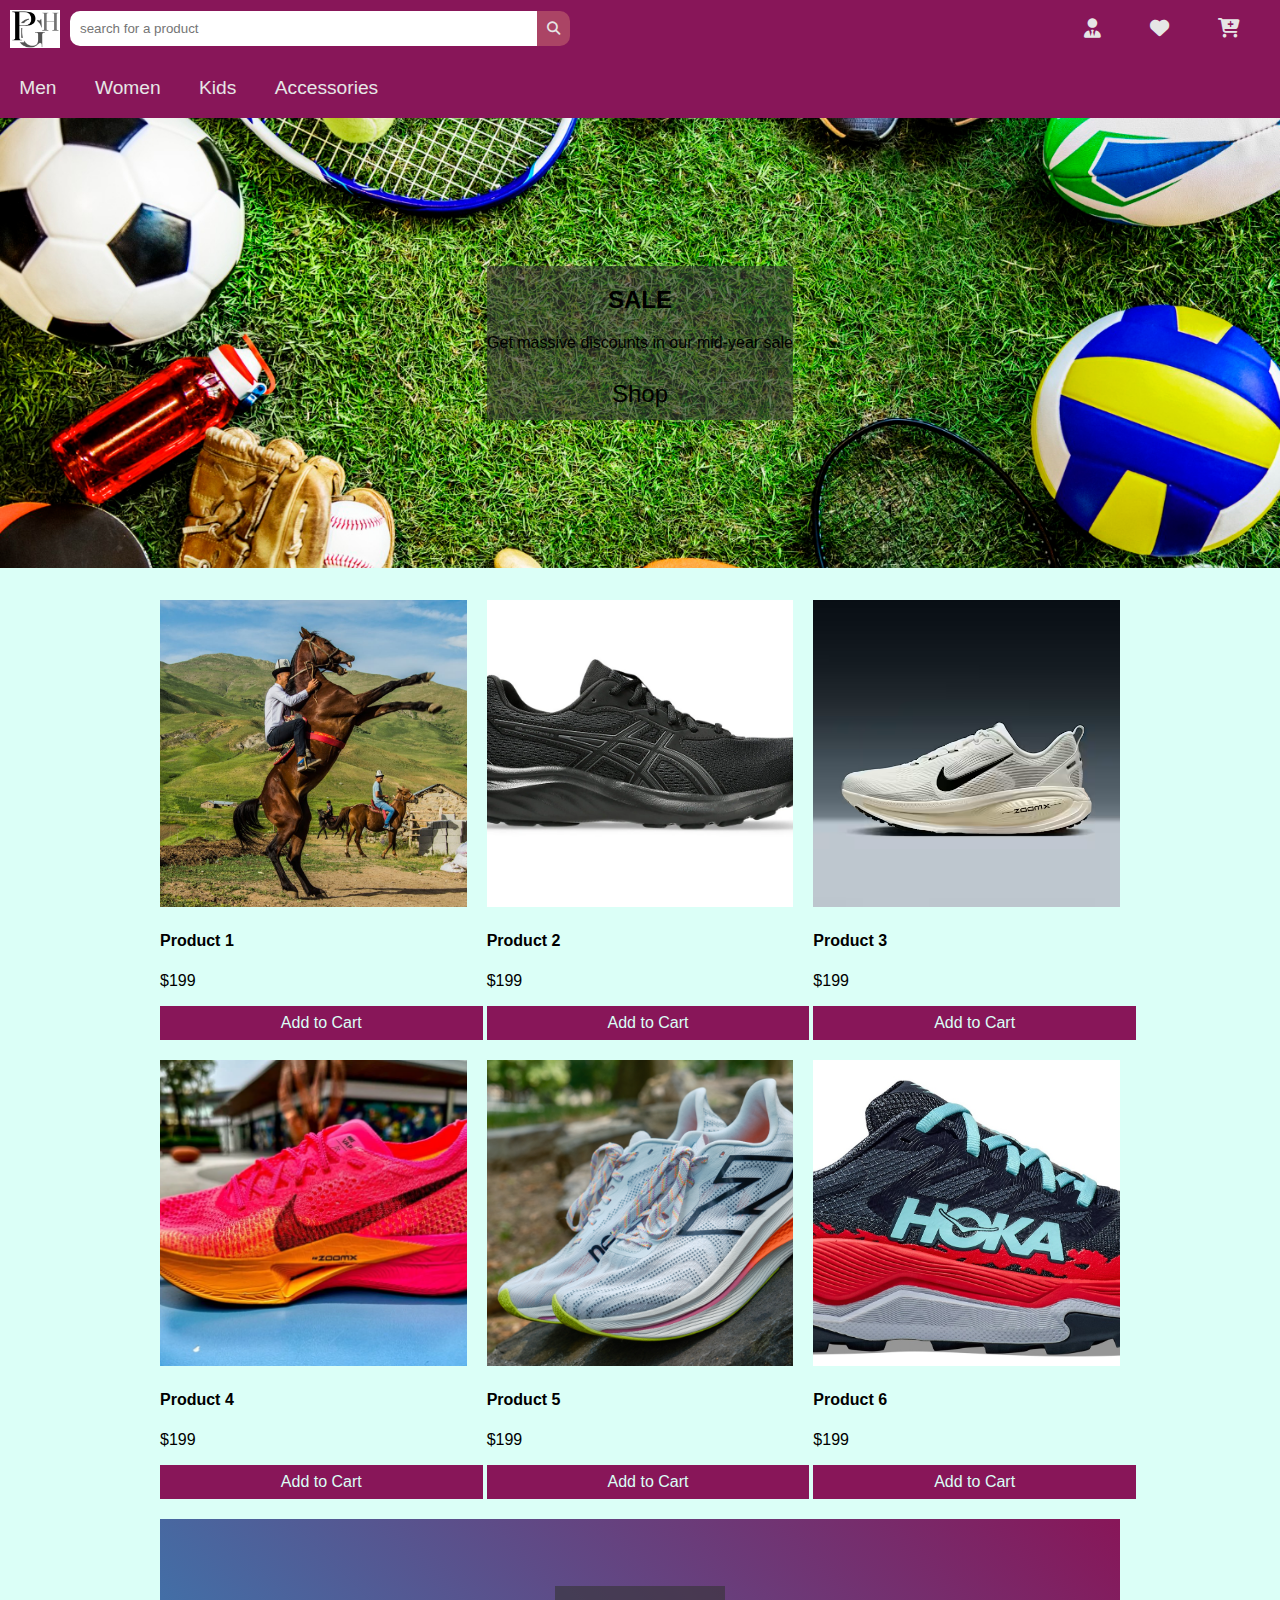
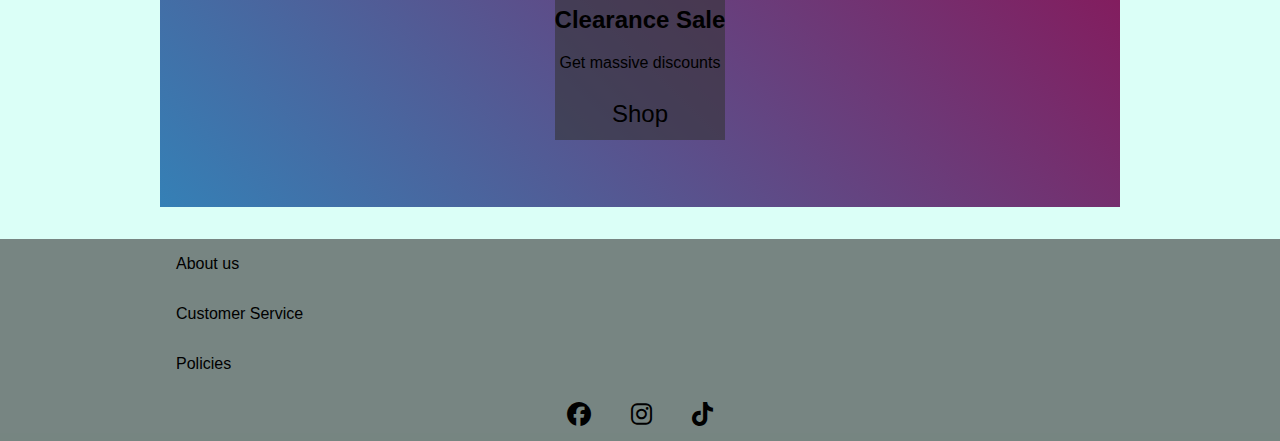
<file: index.html>
<!DOCTYPE html>
<html lang="en">
    <head>
       
        <title>ProGear Hub</title>
        <link rel="icon" href="website-pics/strong.png">
        
        <meta name="viewport" content="width=device-width,initial-scale=1">
        <meta charset="utf-8">
    
        <link rel="stylesheet" href="styles.css">
        <link rel="stylesheet" href="desktop.css">
        <script src="main.js"></script>



        <link rel="icon" href="website-pics/S.png">  
        
        <link rel="preconnect" href="https://fonts.googleapis.com">   
        <link rel="preconnect" href="https://fonts.gstatic.com" crossorigin>
        <link href="https://fonts.googleapis.com/css2?family=Press+Start+2P&display=swap" rel="stylesheet">
        <link rel="stylesheet" href="https://cdnjs.cloudflare.com/ajax/libs/font-awesome/6.7.2/css/all.min.css" integrity="sha512-Evv84Mr4kqVGRNSgIGL/F/aIDqQb7xQ2vcrdIwxfjThSH8CSR7PBEakCr51Ck+w+/U6swU2Im1vVX0SVk9ABhg==" crossorigin="anonymous" referrerpolicy="no-referrer" />



    </head>
    <body>
         <header class = "header">                     
            <button class="nav-button">                
                <i class="fa-solid fa-bars"></i>
            </button>


            <a href="index.html"> 
                <img src="website-pics/S.png" class="logo">
            </a>

            <form id="search-form">
                <input type="search" name="query" placeholder="search for a product">  
                <button type="submit">
                    <i class="fa-solid fa-magnifying-glass"></i>
                </button>
            </form>
            
            <nav class="right-nav">    
                       
                <a href="account.html">
                    <i class="fa-solid fa-user-tie"></i>
                    <span class="sr-only">User Account</span>
                </a>

            <a href="wishlist.html">
                <i class="fa-solid fa-heart"></i>
                <span class="sr-only">User Wishlist</span>
            </a> 
            <a href="cart.html">
                <i class="fa-solid fa-cart-plus"></i>
                <span class="sr-only">Shopping Cart</span>
            </a>
                
            </nav>


            <nav class="product-nav">
                <a href="men.html">Men</a>
                <a href="women.html">Women</a>
                <a href="kids.html">Kids</a>
                <a href="accessories.html">Accessories</a>
            </nav>
        </header>


        <div class="home-banner">
            <div class="banner-text">
                <h2>SALE</h2>
                <P>Get massive discounts in our mid-year sale</P>
                <a href="sale.html">Shop</a>
            </div>
        </div>
      
        
        <main class="container">
            <div class="card">
                <img src="products/pexels-1.jpg" alt="Nike Dunk Low Retro 'Panda'">
                <div class="cart-content">
                    <h4 class="card-title">Product 1</h4>
                    <p class="price">199</p>
                    <a href="#" class="card-button">
                        Add to Cart
                    </a>
                </div>
            </div>

            <div class="card">
                <img src="products/pexels-2.jpg" alt="ASICS Men's Patriot 13 Running Shoes Black">
                <div class="cart-content">
                    <h4 class="card-title">Product 2</h4>
                    <p class="price">199</p>
                    <a href="#" class="card-button">
                        Add to Cart
                    </a>
                </div>
            </div>


            <div class="card">
                <img src="products/pexels-3.jpg" alt="Nike Vomero 18 Men's Road Running Shoes - Summit White/Coconut Milk/Coconut Milk/Black">
                <div class="cart-content">
                    <h4 class="card-title">Product 3</h4>
                    <p class="price">199</p>
                    <a href="#" class="card-button">
                        Add to Cart
                    </a>
                </div>
            </div>

            <div class="card">
                <img src="products/pexels-4.jpg" alt="Nike ZoomX Vaporfly Next">
                <div class="cart-content">
                    <h4 class="card-title">Product 4</h4>
                    <p class="price">199</p>
                    <a href="#" class="card-button">
                        Add to Cart
                    </a>
                </div>
            </div>

            <div class="card">
                <img src="products/pexels-5.jpg" alt="The New Balance FuelCell SuperComp Trainer v2 sits sideways on a slab of concrete.">
                <div class="cart-content">
                    <h4 class="card-title">Product 5</h4>
                    <p class="price">199</p>
                    <a href="#" class="card-button">
                        Add to Cart
                    </a>
                </div>
            </div>

            <div class="card">
                <img src="products/pexels-6.jpg" alt="HOKA Torrent 4 Trail Running Shoes">
                <div class="cart-content">
                    <h4 class="card-title">Product 6</h4>
                    <p class="price">199</p>
                    <a href="#" class="card-button">
                        Add to Cart
                    </a>
                </div>
            </div>

            <div class="bottom-banner">
                <div class="banner-text">
                    <h2>Clearance Sale</h2>
                    <P>Get massive discounts</P>
                    <a href="clearance.html">Shop</a>
                </div>
            </div>

        </main>
        <footer class="main-footer">
            <nav class="footer-nav">
                <a href="about.html">About us</a>
                <a href="customer.html">Customer Service</a>
                <a href="policies.html">Policies</a>    
            </nav>
            <nav class="social-nav">
                <a href="https://www.facebook.com">
                    <i class="fa-brands fa-facebook"></i>
                </a>
                <a href="https://www.instagram.com">
                    <i class="fa-brands fa-instagram"></i>
                </a>
                <a href="https://www.tiktok.com">
                    <i class="fa-brands fa-tiktok"></i>
                </a> 
            </nav>
        </footer>

    </body>

</html>
</file>
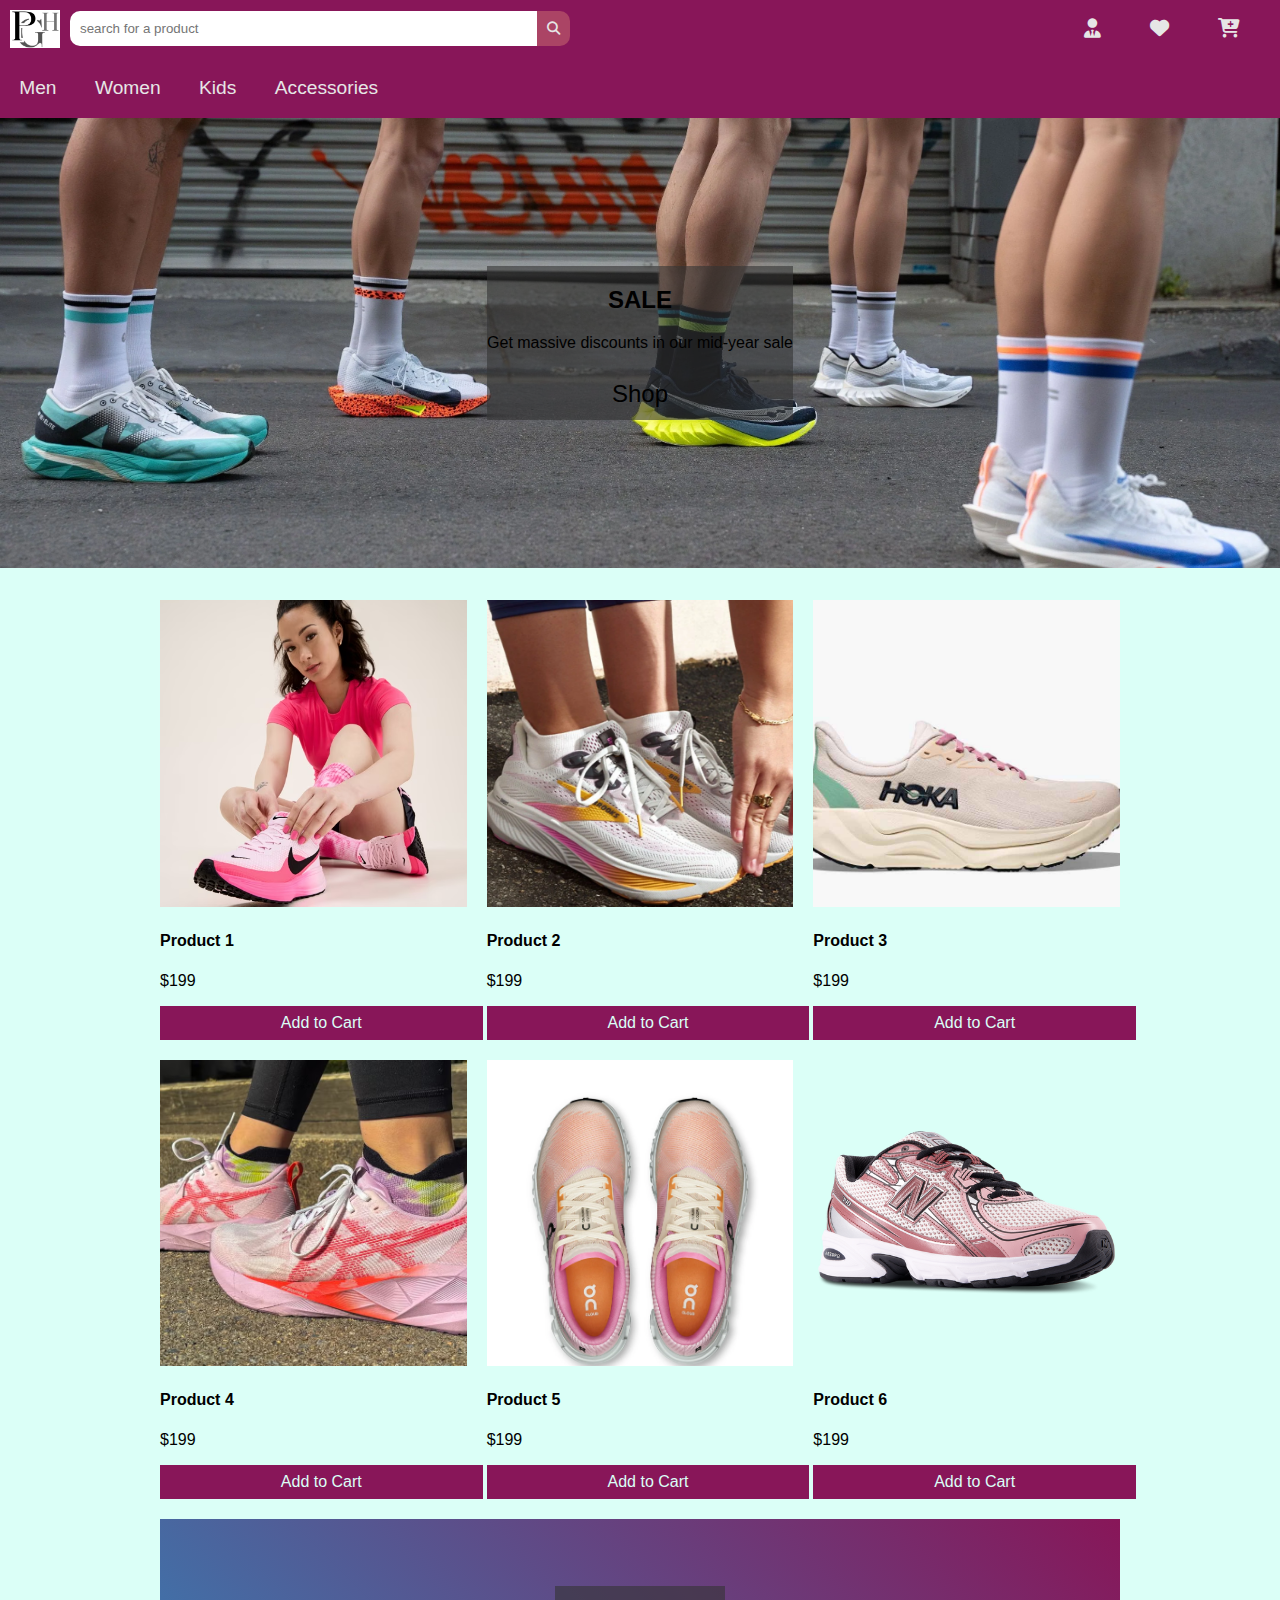
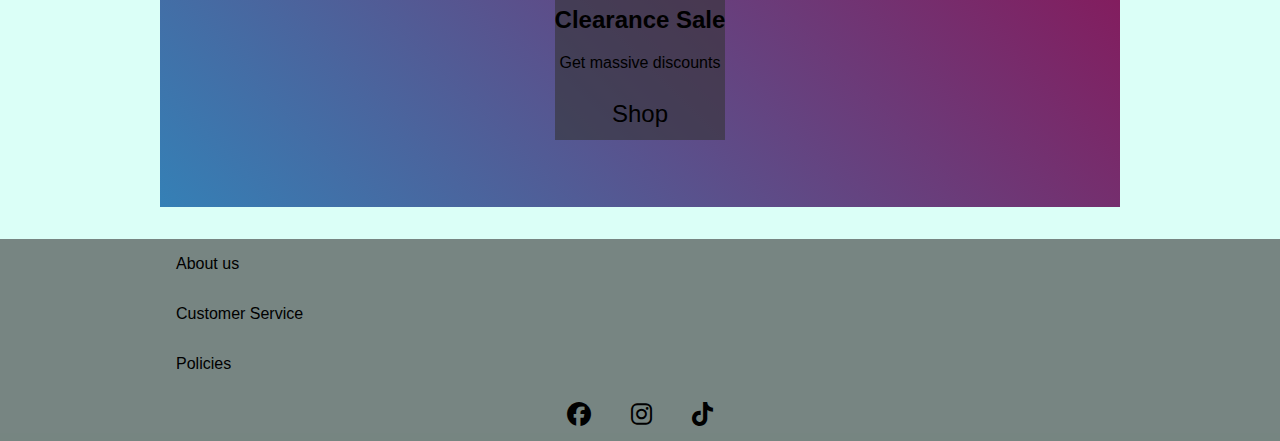
<file: women.html>
<!DOCTYPE html>
<html lang="en">
    <head>
       
        <title>ProGear Hub</title>
        <link rel="icon" href="website-pics/strong.png">
        
        <meta name="viewport" content="width=device-width,initial-scale=1">
        <meta charset="utf-8">
    
        <link rel="stylesheet" href="styles.css">
        <link rel="stylesheet" href="desktop.css">
        <script src="main.js"></script>



        <link rel="icon" href="website-pics/S.png">  
        
        <link rel="preconnect" href="https://fonts.googleapis.com">   
        <link rel="preconnect" href="https://fonts.gstatic.com" crossorigin>
        <link href="https://fonts.googleapis.com/css2?family=Press+Start+2P&display=swap" rel="stylesheet">
        <link rel="stylesheet" href="https://cdnjs.cloudflare.com/ajax/libs/font-awesome/6.7.2/css/all.min.css" integrity="sha512-Evv84Mr4kqVGRNSgIGL/F/aIDqQb7xQ2vcrdIwxfjThSH8CSR7PBEakCr51Ck+w+/U6swU2Im1vVX0SVk9ABhg==" crossorigin="anonymous" referrerpolicy="no-referrer" />



    </head>
    <body>
         <header class = "header">                     
            <button class="nav-button">                
                <i class="fa-solid fa-bars"></i>
            </button>


            <a href="/ "> 
                <img src="website-pics/S.png" class="logo">
            </a>

            <form id="search-form">
                <input type="search" name="query" placeholder="search for a product">  
                <button type="submit">
                    <i class="fa-solid fa-magnifying-glass"></i>
                </button>
            </form>
            
            <nav class="right-nav">    
                       
                <a href="account.html">
                    <i class="fa-solid fa-user-tie"></i>
                    <span class="sr-only">User Account</span>
                </a>

            <a href="wishlist.html">
                <i class="fa-solid fa-heart"></i>
                <span class="sr-only">User Wishlist</span>
            </a> 
            <a href="cart.html">
                <i class="fa-solid fa-cart-plus"></i>
                <span class="sr-only">Shopping Cart</span>
            </a>
                
            </nav>


            <nav class="product-nav">
                <a href="men.html">Men</a>
                <a href="women.html">Women</a>
                <a href="kids.html">Kids</a>
                <a href="accessories.html">Accessories</a>
            </nav>
        </header>


        <div class="women-banner">
            <div class="banner-text">
                <h2>SALE</h2>
                <P>Get massive discounts in our mid-year sale</P>
                <a href="sale.html">Shop</a>
            </div>
        </div>
      
        
        <main class="container">
            <div class="card">
                <img src="products/women/women_run_gym_shoes.avif" alt="Women Gym Shoes">
                <div class="cart-content">
                    <h4 class="card-title">Product 1</h4>
                    <p class="price">199</p>
                    <a href="#" class="card-button">
                        Add to Cart
                    </a>
                </div>
            </div>

            <div class="card">
                <img src="products/women/women_running_best_shoes.webp" alt="ASICS Men's Patriot 13 Running Shoes Black">
                <div class="cart-content">
                    <h4 class="card-title">Product 2</h4>
                    <p class="price">199</p>
                    <a href="#" class="card-button">
                        Add to Cart
                    </a>
                </div>
            </div>


            <div class="card">
                <img src="products/women/women_running_shoes.jpg" alt="Women Hoka Running Shoes">
                <div class="cart-content">
                    <h4 class="card-title">Product 3</h4>
                    <p class="price">199</p>
                    <a href="#" class="card-button">
                        Add to Cart
                    </a>
                </div>
            </div>

            <div class="card">
                <img src="products/women/women_running_shoes.avif" alt="Nike ZoomX Vaporfly Next">
                <div class="cart-content">
                    <h4 class="card-title">Product 4</h4>
                    <p class="price">199</p>
                    <a href="#" class="card-button">
                        Add to Cart
                    </a>
                </div>
            </div>

            <div class="card">
                <img src="products/women/women_run.webp" alt="ON cloud 6 push tangerine/raspberry">
                <div class="cart-content">
                    <h4 class="card-title">Product 5</h4>
                    <p class="price">199</p>
                    <a href="#" class="card-button">
                        Add to Cart
                    </a>
                </div>
            </div>

            <div class="card">
                <img src="products/women/women_sho.webp" alt="Women New Balance Running Shoes">
                <div class="cart-content">
                    <h4 class="card-title">Product 6</h4>
                    <p class="price">199</p>
                    <a href="#" class="card-button">
                        Add to Cart
                    </a>
                </div>
            </div>

            <div class="bottom-banner">
                <div class="banner-text">
                    <h2>Clearance Sale</h2>
                    <P>Get massive discounts</P>
                    <a href="clearance.html">Shop</a>
                </div>
            </div>

        </main>
        <footer class="main-footer">
            <nav class="footer-nav">
                <a href="about.html">About us</a>
                <a href="customer.html">Customer Service</a>
                <a href="policies.html">Policies</a>    
            </nav>
            <nav class="social-nav">
                <a href="https://www.facebook.com">
                    <i class="fa-brands fa-facebook"></i>
                </a>
                <a href="https://www.instagram.com">
                    <i class="fa-brands fa-instagram"></i>
                </a>
                <a href="https://www.tiktok.com">
                    <i class="fa-brands fa-tiktok"></i>
                </a> 
            </nav>
        </footer>

    </body>

</html>
</file>
<file: styles.css>
:root {
    --mint-green: hsla(166, 100%, 93%, 1);
    --steel-blue: hsla(205, 55%, 46%, 1);
    --sandy-brown: hsla(24, 95%, 74%, 1);
    --raspberry-rose: hsla(341, 43%, 47%, 1);
    --murrey: hsla(325, 72%, 31%, 1);
    --grey: hsl(0, 0%, 51%);
    --lightgrey: hsl(0, 0%, 90%);
    --darkgrey: hsl(0, 0%, 20%);
    --translucent-dark: hsla(0, 0%, 20%, 0.6);
}



body {
    background-color:var(--mint-green);
    margin: 0px; /*It helps to remove the extra space with top of the head  160625 */
    font-family: "Montserrat", sans-serif;

}




.header {   
    background-color: var(--murrey);
    display: flex;  
    flex-direction:row;
    flex-wrap:wrap;
    justify-content: space-between;
    align-items: center;
}

.logo { 
    width: 80px;
    display: block;
}

.right-nav a{
    color: var(--lightgrey);
    /*font-family: "Press Start 2P", system-ui;*/
    font-size: 1.2em;
    text-decoration: none;  /*If we don`t use text decoration it`s gonna be under line below the icon so we need to write that line */
    padding: 0.5em;
}


.right-nav a:hover {
    color: var(--sandy-brown);
}



.right-nav {
    display: flex;
    flex-direction: row; /* We put the same positions them*/
    margin-right: 30px; /* There are 30px space from the right side of the icons*/
    /*gap: 20px;    There are 20 px space between the icons now */ 
    margin-left: auto;
    gap: 30px;
}


#search-form {
    display: flex;
    flex-direction: row;
    flex: 1;
    max-width: 500px;
    margin-right: 30px;
}


#search-form input {
    padding: 0.6em;
    border: 2px solid transparent;
    border-radius: 10px 0px 0px 10px;
    flex: 1;
}


#search-form button {
    padding: 0.6em;
    border: 2px solid transparent;
    border-radius: 0px 10px 10px 0px;
    background-color: var(--raspberry-rose);
    color: var(--lightgrey);
}


.product-nav{
    display: flex;
    /*flex-direction: row;*/
    flex-direction: column;  /*07 07 2025 vertical menu for mobile*/
    flex-wrap: wrap;
    min-width: 100%;
    /*justify-content: center;   We put the product nav on the middle*/
    max-height: 0px;
    overflow: hidden;

}

.product-nav.open {
    max-height: 50vh;
}



.product-nav a {
    color: var(--lightgrey);
    /*font-family: "Press Start 2P", system-ui;*/
    font-size: 1.2em;
    text-decoration: none;  /*If we don`t use text decoration it`s gonna be under line below the icon so we need to write that line */
    padding: 1em;
}


.home-banner {
    background-color: var(--steel-blue);
    display: flex;
    justify-content: center;
    align-items: center;
    min-height: 50vh;
    background-image: url("website-pics/sports.jpg");
    background-size: cover;
    background-position: center;
    background-repeat: no-repeat;
}

.women-banner {
    background-color: var(--steel-blue);
    display: flex;
    justify-content: center;
    align-items: center;
    min-height: 50vh;
    background-image: url("banner-images/women_shoes.webp");
    background-size: cover;
    background-position: center;
    background-repeat: no-repeat;
}

.men-banner {
    background-color: var(--steel-blue);
    display: flex;
    justify-content: center;
    align-items: center;
    min-height: 50vh;
    background-image: url("banner-images/men-banner.jpg");
    background-size: cover;
    background-position: center;
    background-repeat: no-repeat;
}

.banner-text {
    background-color: var(--translucent-dark);
    /*padding: 0.5em;*/
    color: var(--dark-purple);
    text-align: center;
}

.banner-text p {
    white-space: wrap;
}

.banner-text h2 {
    font-size: 1.5em;
}

.banner-text a{
    background-color: var(--cool-gray);
    color: var(--cool-gray-2);
    text-decoration: none;
    font-size: 1.5em;
    display: block;
    padding: 0.5em;
    text-align: center;
}

.nav-button {
    background-color: transparent;
    border: 1px solid transparent;
    font-size: 2em;
    color: var(--cool-gray-2);
}


/* Card */
.card img {
    max-width: 100%;
    aspect-ratio: 1/1;
    object-fit: cover;
}

.price::before{     /* 14 07 2025*/
    content: "$";

}

.card-content {
    padding: 0.5em;
}

.card-button {
    background-color: var(--murrey);
    color: var(--mint-green);
    padding: 0.5em;
    text-decoration: none;
    display: block;
    min-width: 100%;
    text-align: center;
}


.container {
    display: grid;
    grid-template-columns: 1fr 1fr;   /*It makes 3 of images together makes group kind of*/
    gap: 20px;
    margin-left: 1em;
    margin-right: 1em;
    margin-top: 2em;        /*14 07 2025 WE PUT SOME SPACE ON MOBILE SIDE IN THE CONTAINER AS A TOP AND BOTTOM */
    margin-bottom: 2em;
    
}


.bottom-banner {
    grid-column: span 2;
    justify-content: center;
    align-items: center;
    background-color: var(--dark-purple);
    display: flex;
    padding: 1em;
    background-image: linear-gradient(45deg, var(--steel-blue), var(--murrey));
}

.footer-nav{
    display: flex;
    flex-direction: column;
}

.footer-nav a {
    padding: 1em;
    text-decoration: none;
    color: var(--dark-purple);
}

.main-footer{
    background-color: var(--translucent-dark);
}

.social-nav {
    display: flex;
    justify-content: center;
    gap: 1em;
}

.social-nav a {
    padding: 0.5em;
    font-size: 1.5em;
    color: var(--dark-purple);
    text-decoration: none;
}

.sr-only {
    position: absolute;
    left: -10000px;
    top: auto;
    width: 1px;
    height: 1px;
    overflow: hidden;
}

#contact-form label{
    display: block;
}

#contact-form input, 
#contact-form textarea {
    display: block;
    margin-bottom: 1em;
    padding: 0.5em;
    width:100%;
    border: solid 1px #5b5b5b;
    border-radius: 0.3em;
    box-sizing: border-box;
}
#order-form input,
#order-form textarea {
    display: block;
    margin-bottom: 1em;
    padding: 0.5em;
    width:100%;
    border: solid 1px #5b5b5b;
    border-radius: 0.3em;
    box-sizing: border-box;
}

#contact-form {
    grid-column-start: 2;
}

#order-form {
    grid-column-start: 2;
}
.buttons {
    display: flex;
    justify-content: space-between;
}
</file>
<file: desktop.css>
@media screen and (min-width:900px) {
    .product-nav {
        flex-direction: row;
        max-height: 100px;
    }
    .nav-button {
        display: none;
    }
    .container {
        grid-template-columns: 1fr 1fr 1fr;
        margin-left: 10em;
        margin-right: 10em;
}

    .card img {
        aspect-ratio: 6/4;
        aspect-ratio: 1/1;
        object-fit: cover;


    }

    .bottom-banner {
        grid-column: span 3;
        min-height: 16em;
    }


    .footer-nav{
        margin-left: 10em;
        margin-right: 10em;
    }


    .logo { 

        width: 50px;
        margin: 10px;
    }
}
</file>
